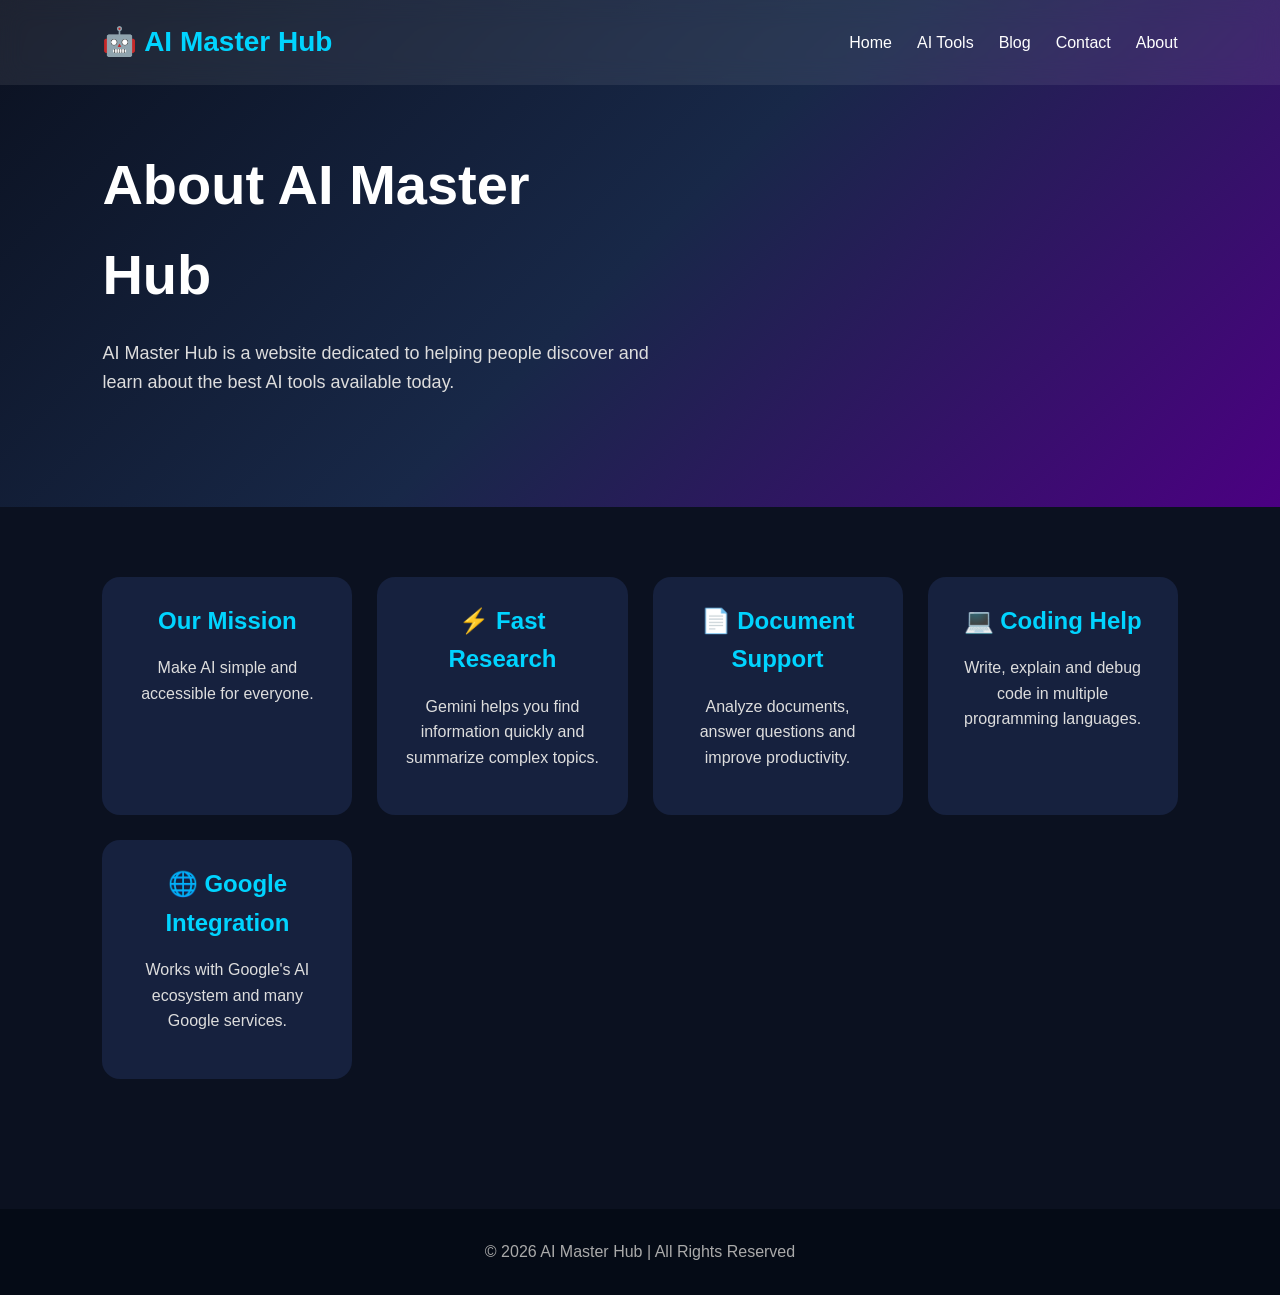
<file: about.html>
<!DOCTYPE html>
<html lang="en">
<head>
<meta charset="UTF-8">
<meta name="viewport" content="width=device-width, initial-scale=1.0">
<title>About Us - AI Master Hub</title>
<link rel="stylesheet" href="style.css">
</head>

<body>

<nav class="navbar">

<div class="logo">🤖 AI Master Hub</div>

<ul>
<li><a href="index.html">Home</a></li>
<li><a href="ai-tools.html">AI Tools</a></li>
<li><a href="blog.html">Blog</a></li>
<li><a href="contact.html">Contact</a></li>
<li><a href="about.html">About</a></li>
</ul>

</nav>

<section class="hero">

<div class="left">

<h1>About AI Master Hub</h1>

<p>
AI Master Hub is a website dedicated to helping people discover and learn about the best AI tools available today.
</p>

</div>

</section>

<section class="cards">

<div class="card">
<h2>Our Mission</h2>
<p>Make AI simple and accessible for everyone.</p>
</div>
<div class="card">
<h2>⚡ Fast Research</h2>
<p>Gemini helps you find information quickly and summarize complex topics.</p>
</div>

<div class="card">
<h2>📄 Document Support</h2>
<p>Analyze documents, answer questions and improve productivity.</p>
</div>

<div class="card">
<h2>💻 Coding Help</h2>
<p>Write, explain and debug code in multiple programming languages.</p>
</div>

<div class="card">
<h2>🌐 Google Integration</h2>
<p>Works with Google's AI ecosystem and many Google services.</p>
</div>

</section>

<footer>
<p>© 2026 AI Master Hub | All Rights Reserved</p>
</footer>

</body>
</html>
</file>
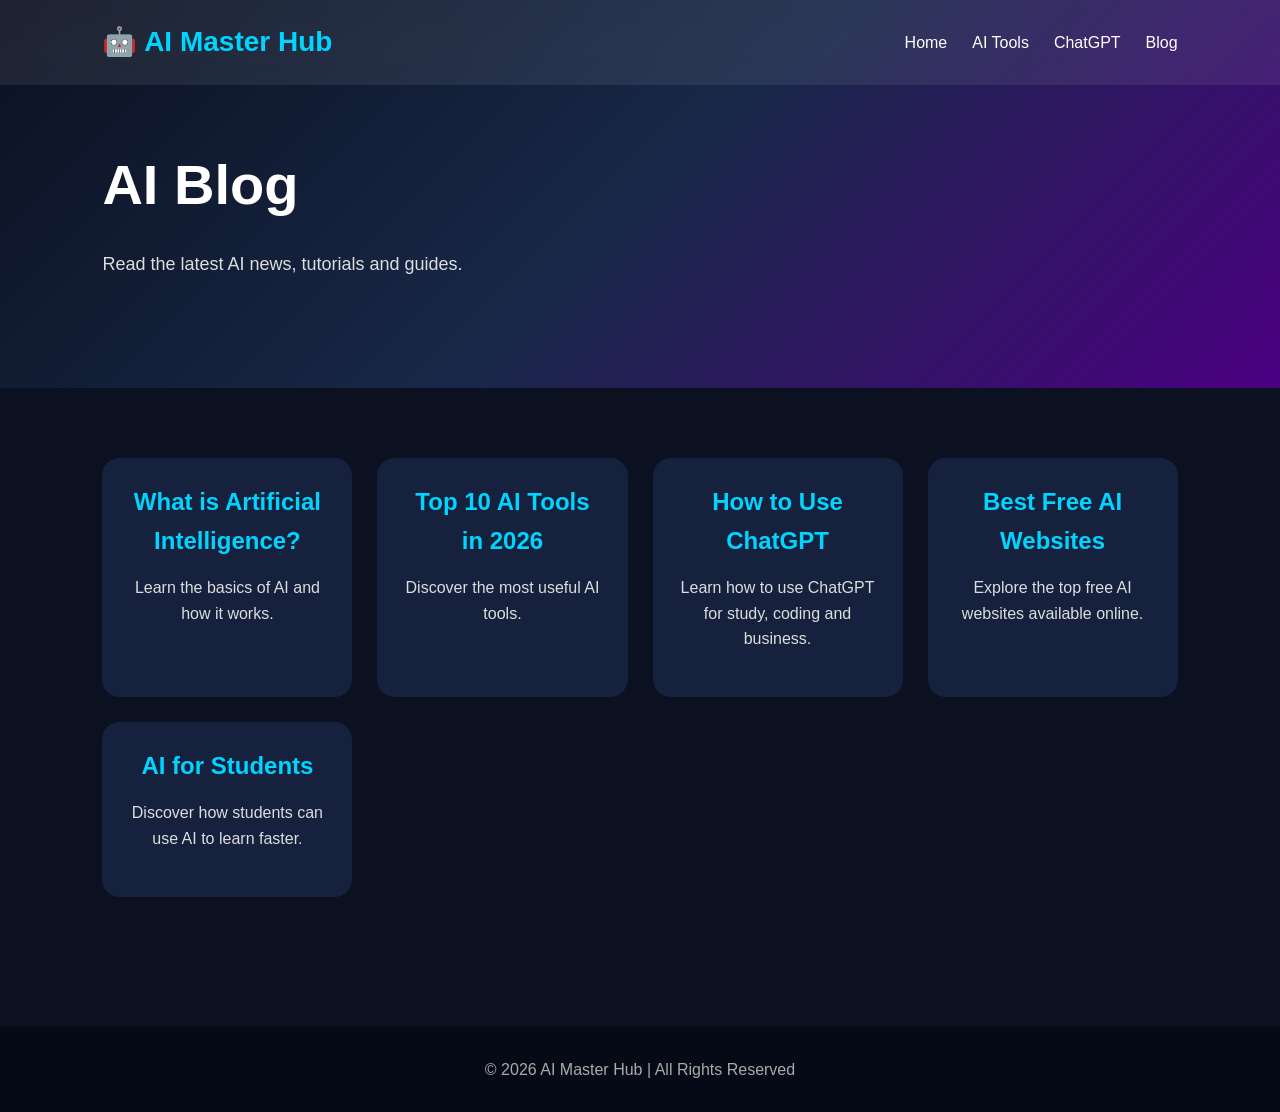
<file: blog.html>
<!DOCTYPE html>
<html lang="en">
<head>
<meta charset="UTF-8">
<meta name="viewport" content="width=device-width, initial-scale=1.0">
<title>AI Blog - AI Master Hub</title>

<link rel="stylesheet" href="style.css">

</head>

<body>

<nav class="navbar">

<div class="logo">🤖 AI Master Hub</div>

<ul>
<li><a href="index.html">Home</a></li>
<li><a href="ai-tools.html">AI Tools</a></li>
<li><a href="chatgpt.html">ChatGPT</a></li>
<li><a href="blog.html">Blog</a></li>
</ul>

</nav>

<section class="hero">

<div class="left">

<h1>AI Blog</h1>

<p>Read the latest AI news, tutorials and guides.</p>

</div>

</section>

<section class="cards">

<div class="card">
<h2>What is Artificial Intelligence?</h2>
<p>Learn the basics of AI and how it works.</p>
</div>

<div class="card">
<h2>Top 10 AI Tools in 2026</h2>
<p>Discover the most useful AI tools.</p>
</div>
<div class="card">
<h2>How to Use ChatGPT</h2>
<p>Learn how to use ChatGPT for study, coding and business.</p>
</div>

<div class="card">
<h2>Best Free AI Websites</h2>
<p>Explore the top free AI websites available online.</p>
</div>

<div class="card">
<h2>AI for Students</h2>
<p>Discover how students can use AI to learn faster.</p>
</div>

</section>

<footer>
<p>© 2026 AI Master Hub | All Rights Reserved</p>
</footer>

</body>
</html>
</file>
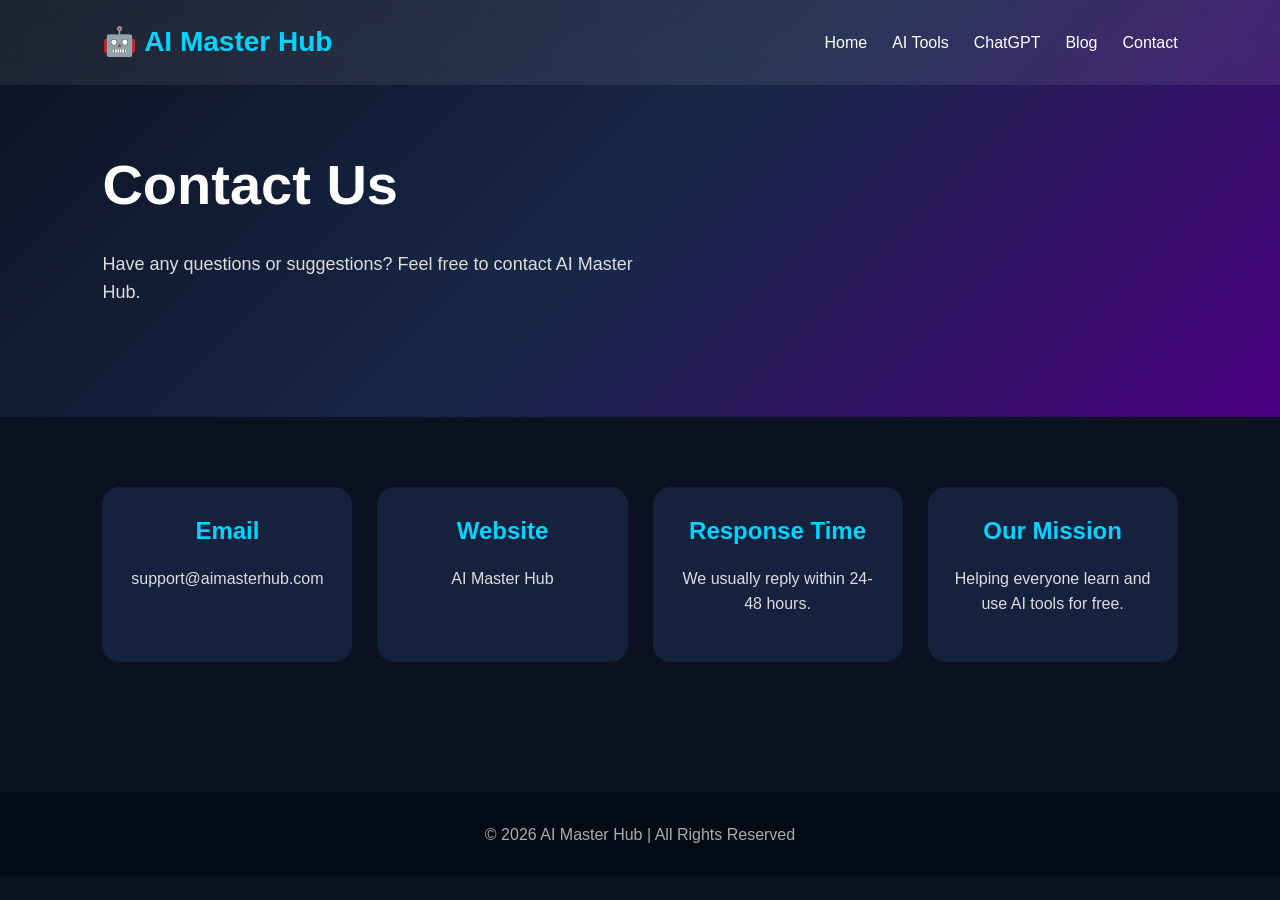
<file: contact.html>
<!DOCTYPE html>
<html lang="en">
<head>
<meta charset="UTF-8">
<meta name="viewport" content="width=device-width, initial-scale=1.0">
<title>Contact - AI Master Hub</title>

<link rel="stylesheet" href="style.css">
</head>

<body>

<nav class="navbar">
<div class="logo">🤖 AI Master Hub</div>

<ul>
<li><a href="index.html">Home</a></li>
<li><a href="ai-tools.html">AI Tools</a></li>
<li><a href="chatgpt.html">ChatGPT</a></li>
<li><a href="blog.html">Blog</a></li>
<li><a href="contact.html">Contact</a></li>
</ul>

</nav>

<section class="hero">

<div class="left">

<h1>Contact Us</h1>

<p>
Have any questions or suggestions?
Feel free to contact AI Master Hub.
</p>

</div>

</section>

<section class="cards">

<div class="card">

<h2>Email</h2>

<p>support@aimasterhub.com</p>

</div>

<div class="card">

<h2>Website</h2>

<p>AI Master Hub</p>

</div>
<div class="card">

<h2>Response Time</h2>

<p>We usually reply within 24-48 hours.</p>

</div>

<div class="card">

<h2>Our Mission</h2>

<p>Helping everyone learn and use AI tools for free.</p>

</div>

</section>

<footer>

<p>© 2026 AI Master Hub | All Rights Reserved</p>

</footer>

</body>
  </html>
</file>
<file: style.css>
*{
margin:0;
padding:0;
box-sizing:border-box;
font-family:'Poppins',sans-serif;
}

body{
background:#0b1120;
color:#fff;
line-height:1.6;
}

html{
scroll-behavior:smooth;
}

.navbar{
display:flex;
justify-content:space-between;
align-items:center;
padding:20px 8%;
background:rgba(255,255,255,.08);
backdrop-filter:blur(12px);
position:fixed;
top:0;
width:100%;
z-index:1000;
}

.logo{
font-size:28px;
font-weight:700;
color:#00d4ff;
}

.navbar ul{
display:flex;
list-style:none;
gap:25px;
}

.navbar ul li a{
color:#fff;
text-decoration:none;
font-weight:500;
transition:.3s;
}

.navbar ul li a:hover{
color:#00d4ff;
}

.hero{
display:flex;
justify-content:space-between;
align-items:center;
padding:140px 8% 80px;
background:linear-gradient(135deg,#0b1120,#182848,#4b0082);
flex-wrap:wrap;
gap:40px;
}

.left{
max-width:550px;
}

.left h1{
font-size:56px;
margin-bottom:20px;
}

.left p{
font-size:18px;
color:#ddd;
margin-bottom:30px;
}

.btn{
display:inline-block;
padding:14px 32px;
background:#00d4ff;
color:#000;
border-radius:50px;
text-decoration:none;
font-weight:bold;
transition:.3s;
}

.btn:hover{
transform:translateY(-5px);
box-shadow:0 0 20px #00d4ff;
}

.right img{
width:500px;
max-width:100%;
border-radius:20px;
}

.cards{
display:grid;
grid-template-columns:repeat(auto-fit,minmax(250px,1fr));
gap:25px;
padding:70px 8%;
}

.card{
background:#16213e;
padding:25px;
border-radius:18px;
text-align:center;
transition:.3s;
}

.card:hover{
transform:translateY(-8px);
box-shadow:0 0 20px rgba(0,212,255,.4);
}

.card h2{
margin-bottom:15px;
color:#00d4ff;
}

.card p{
margin-bottom:20px;
color:#ddd;
}
footer{
padding:30px;
text-align:center;
background:#050b16;
margin-top:60px;
color:#aaa;
}

@media (max-width:900px){

.hero{
flex-direction:column;
text-align:center;
}

.left h1{
font-size:40px;
}

.right img{
width:100%;
}

.navbar{
flex-direction:column;
gap:15px;
}

.navbar ul{
flex-wrap:wrap;
justify-content:center;
gap:15px;
}

}
</file>
